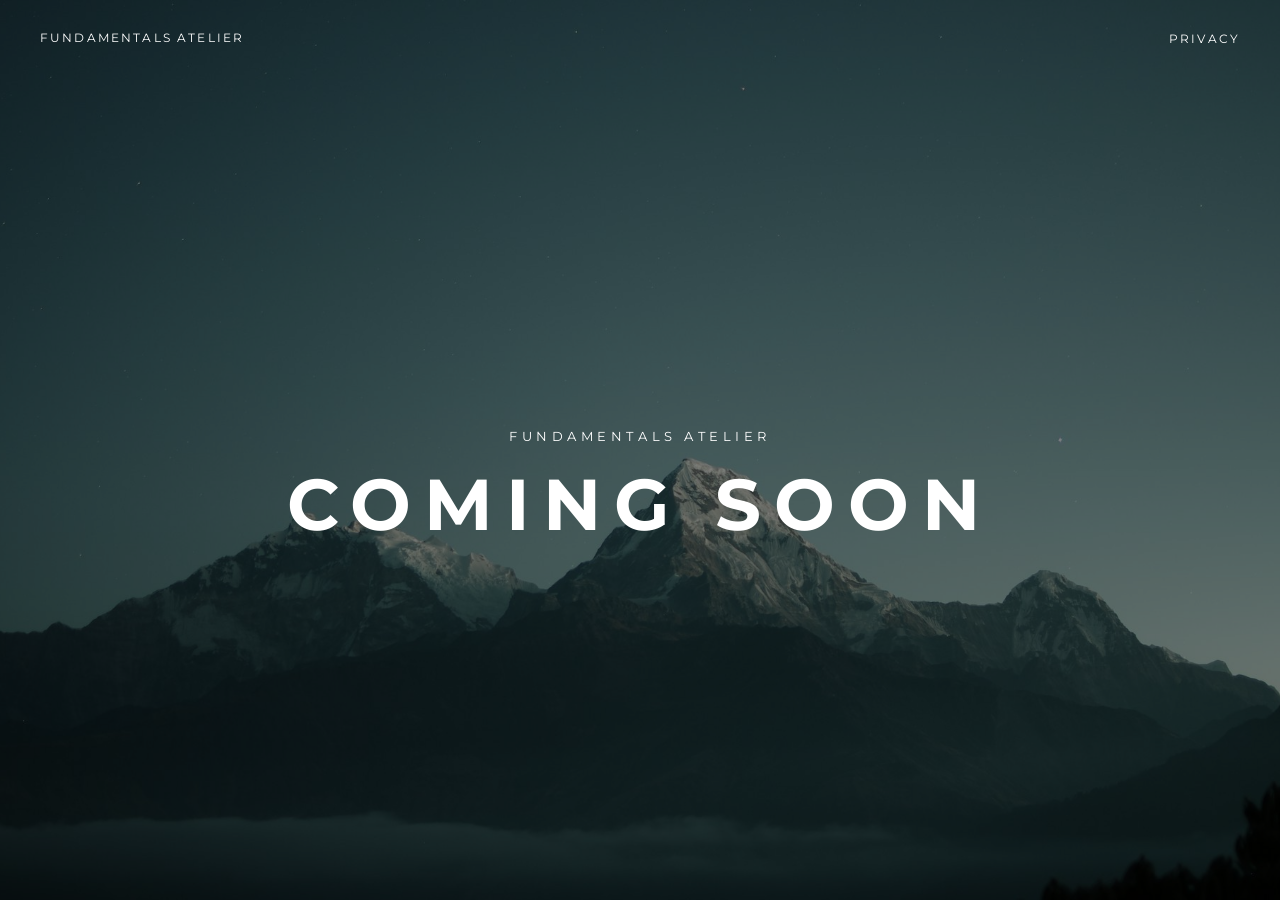
<file: index.html>
<!DOCTYPE html>
<html lang="en">
<head>
  <meta charset="UTF-8">
  <meta name="viewport" content="width=device-width, initial-scale=1">
  <title>Fundamentals Atelier</title>
  <link rel="stylesheet" href="https://fonts.googleapis.com/css2?family=Montserrat:wght@400;700&display=swap">
  <link rel="stylesheet" href="styles.css">
</head>
<body class="home">
  <div class="bg"></div>
  <header>
    <a class="logo" href="./">Fundamentals Atelier</a>
    <nav><a href="./privacy.html">Privacy</a></nav>
  </header>
  <main>
    <p class="title">Fundamentals Atelier</p>
    <h1>Coming Soon</h1>
  </main>
</body>
</html>
</file>
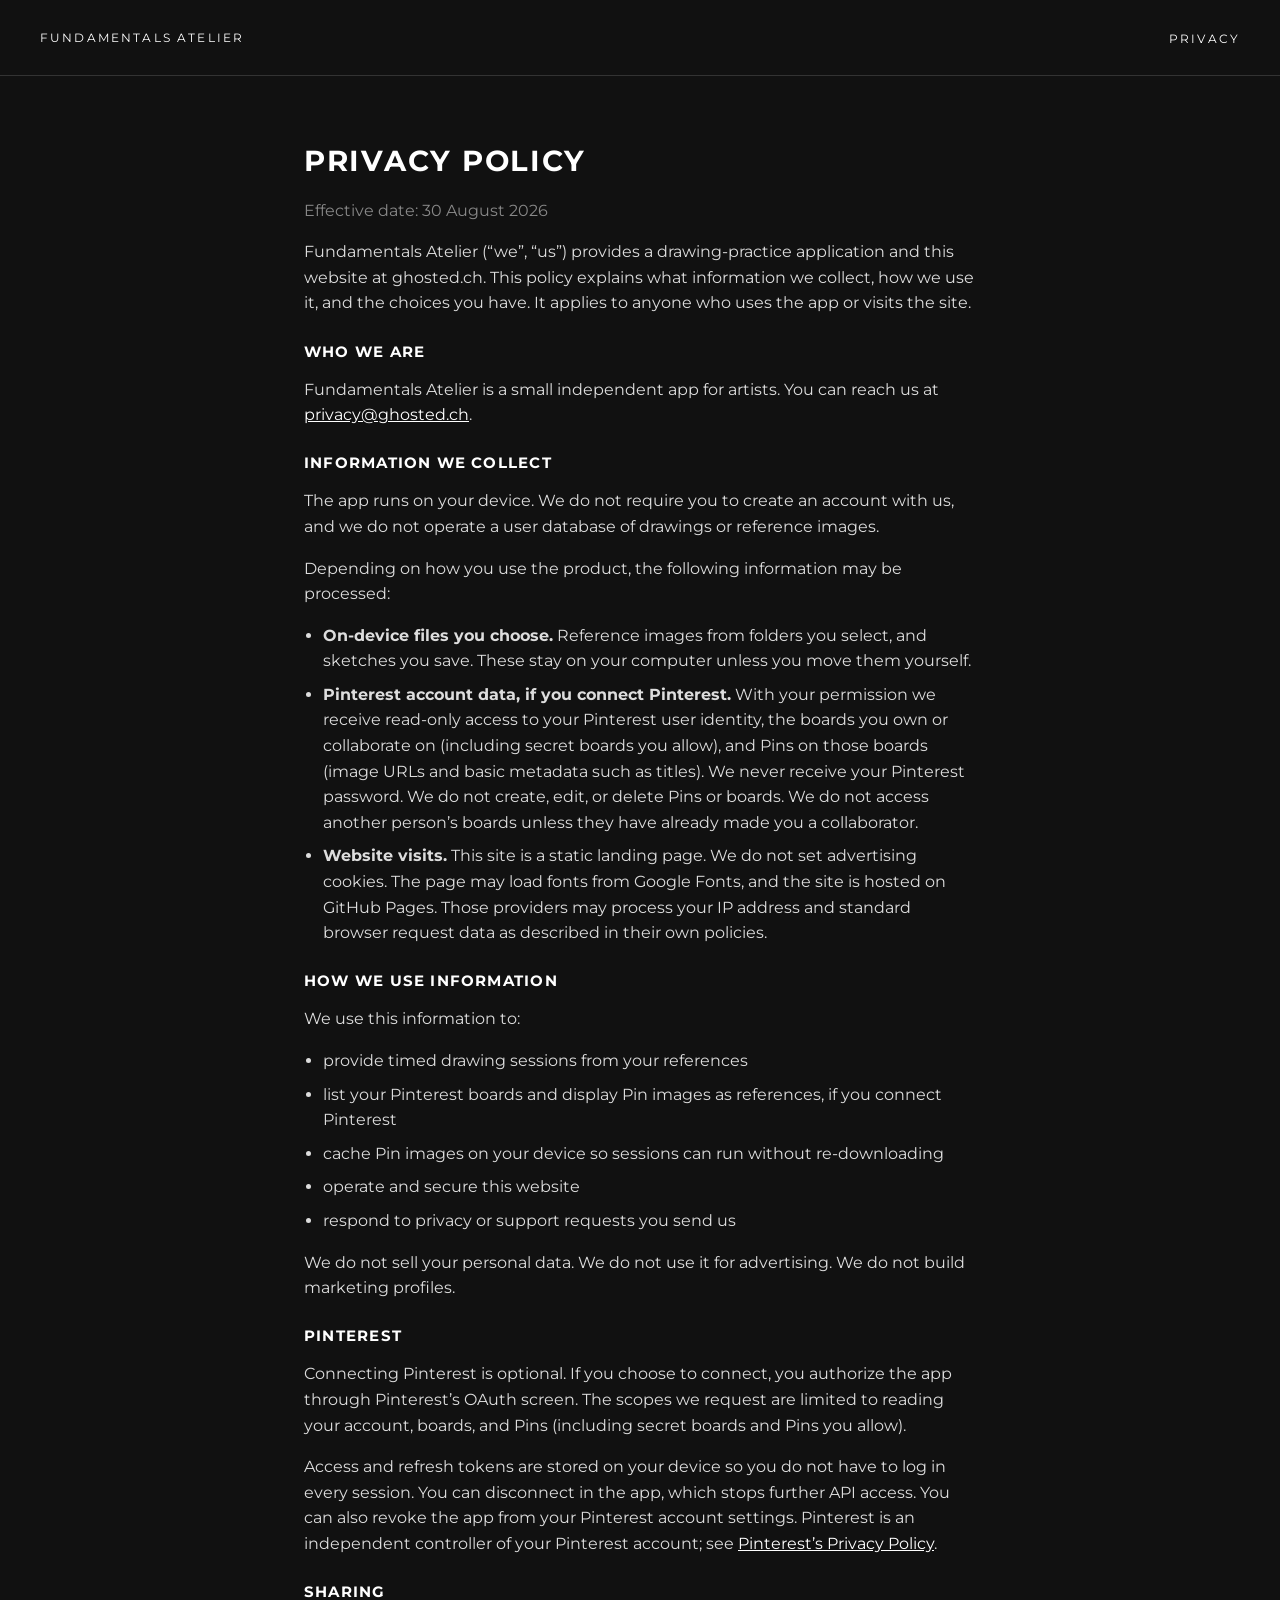
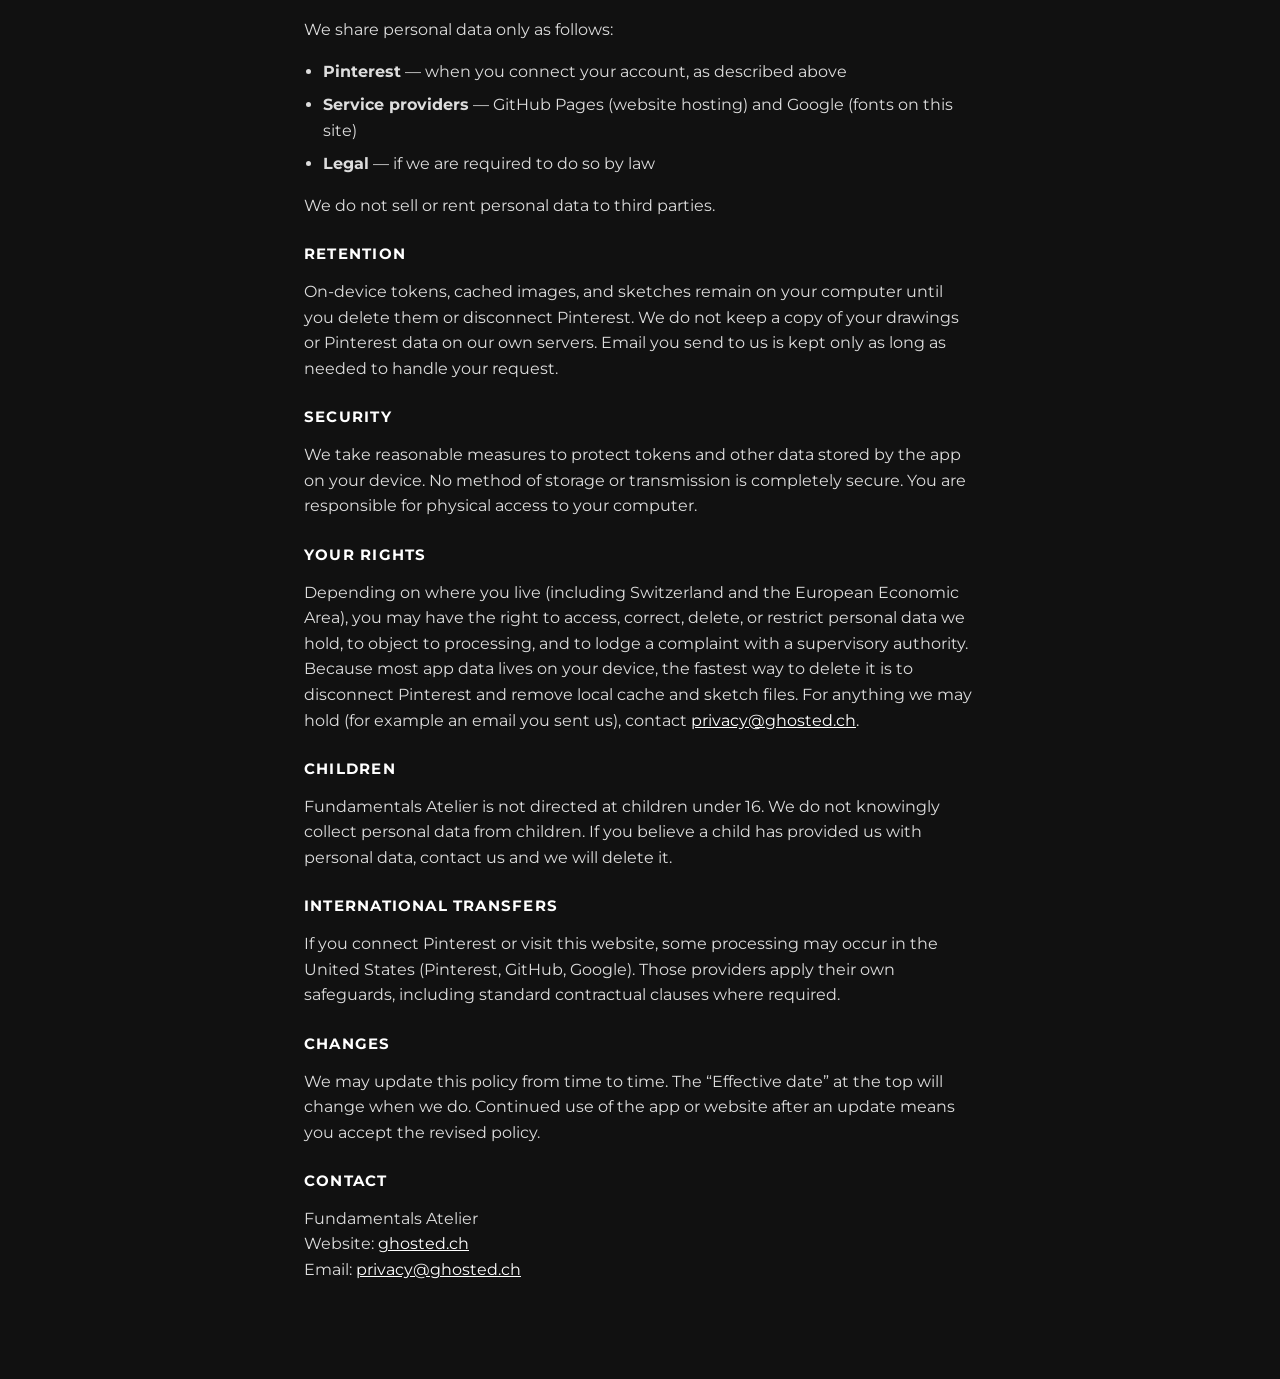
<file: privacy.html>
<!DOCTYPE html>
<html lang="en">
<head>
  <meta charset="UTF-8">
  <meta name="viewport" content="width=device-width, initial-scale=1">
  <title>Privacy Policy — Fundamentals Atelier</title>
  <link rel="stylesheet" href="https://fonts.googleapis.com/css2?family=Montserrat:wght@400;700&display=swap">
  <link rel="stylesheet" href="styles.css">
</head>
<body class="policy-page">
  <header>
    <a class="logo" href="./">Fundamentals Atelier</a>
    <nav><a href="./privacy.html">Privacy</a></nav>
  </header>
  <main class="policy">
    <h1>Privacy policy</h1>
    <p class="meta">Effective date: 30 August 2026</p>

    <p>Fundamentals Atelier (“we”, “us”) provides a drawing-practice application and this website at ghosted.ch. This policy explains what information we collect, how we use it, and the choices you have. It applies to anyone who uses the app or visits the site.</p>

    <h2>Who we are</h2>
    <p>Fundamentals Atelier is a small independent app for artists. You can reach us at <a href="mailto:privacy@ghosted.ch">privacy@ghosted.ch</a>.</p>

    <h2>Information we collect</h2>
    <p>The app runs on your device. We do not require you to create an account with us, and we do not operate a user database of drawings or reference images.</p>
    <p>Depending on how you use the product, the following information may be processed:</p>
    <ul>
      <li><strong>On-device files you choose.</strong> Reference images from folders you select, and sketches you save. These stay on your computer unless you move them yourself.</li>
      <li><strong>Pinterest account data, if you connect Pinterest.</strong> With your permission we receive read-only access to your Pinterest user identity, the boards you own or collaborate on (including secret boards you allow), and Pins on those boards (image URLs and basic metadata such as titles). We never receive your Pinterest password. We do not create, edit, or delete Pins or boards. We do not access another person’s boards unless they have already made you a collaborator.</li>
      <li><strong>Website visits.</strong> This site is a static landing page. We do not set advertising cookies. The page may load fonts from Google Fonts, and the site is hosted on GitHub Pages. Those providers may process your IP address and standard browser request data as described in their own policies.</li>
    </ul>

    <h2>How we use information</h2>
    <p>We use this information to:</p>
    <ul>
      <li>provide timed drawing sessions from your references</li>
      <li>list your Pinterest boards and display Pin images as references, if you connect Pinterest</li>
      <li>cache Pin images on your device so sessions can run without re-downloading</li>
      <li>operate and secure this website</li>
      <li>respond to privacy or support requests you send us</li>
    </ul>
    <p>We do not sell your personal data. We do not use it for advertising. We do not build marketing profiles.</p>

    <h2>Pinterest</h2>
    <p>Connecting Pinterest is optional. If you choose to connect, you authorize the app through Pinterest’s OAuth screen. The scopes we request are limited to reading your account, boards, and Pins (including secret boards and Pins you allow).</p>
    <p>Access and refresh tokens are stored on your device so you do not have to log in every session. You can disconnect in the app, which stops further API access. You can also revoke the app from your Pinterest account settings. Pinterest is an independent controller of your Pinterest account; see <a href="https://policy.pinterest.com/privacy-policy">Pinterest’s Privacy Policy</a>.</p>

    <h2>Sharing</h2>
    <p>We share personal data only as follows:</p>
    <ul>
      <li><strong>Pinterest</strong> — when you connect your account, as described above</li>
      <li><strong>Service providers</strong> — GitHub Pages (website hosting) and Google (fonts on this site)</li>
      <li><strong>Legal</strong> — if we are required to do so by law</li>
    </ul>
    <p>We do not sell or rent personal data to third parties.</p>

    <h2>Retention</h2>
    <p>On-device tokens, cached images, and sketches remain on your computer until you delete them or disconnect Pinterest. We do not keep a copy of your drawings or Pinterest data on our own servers. Email you send to us is kept only as long as needed to handle your request.</p>

    <h2>Security</h2>
    <p>We take reasonable measures to protect tokens and other data stored by the app on your device. No method of storage or transmission is completely secure. You are responsible for physical access to your computer.</p>

    <h2>Your rights</h2>
    <p>Depending on where you live (including Switzerland and the European Economic Area), you may have the right to access, correct, delete, or restrict personal data we hold, to object to processing, and to lodge a complaint with a supervisory authority. Because most app data lives on your device, the fastest way to delete it is to disconnect Pinterest and remove local cache and sketch files. For anything we may hold (for example an email you sent us), contact <a href="mailto:privacy@ghosted.ch">privacy@ghosted.ch</a>.</p>

    <h2>Children</h2>
    <p>Fundamentals Atelier is not directed at children under 16. We do not knowingly collect personal data from children. If you believe a child has provided us with personal data, contact us and we will delete it.</p>

    <h2>International transfers</h2>
    <p>If you connect Pinterest or visit this website, some processing may occur in the United States (Pinterest, GitHub, Google). Those providers apply their own safeguards, including standard contractual clauses where required.</p>

    <h2>Changes</h2>
    <p>We may update this policy from time to time. The “Effective date” at the top will change when we do. Continued use of the app or website after an update means you accept the revised policy.</p>

    <h2>Contact</h2>
    <p>Fundamentals Atelier<br>Website: <a href="https://ghosted.ch">ghosted.ch</a><br>Email: <a href="mailto:privacy@ghosted.ch">privacy@ghosted.ch</a></p>
  </main>
</body>
</html>
</file>
<file: styles.css>
* { box-sizing: border-box; }
html, body { margin: 0; min-height: 100%; }

body {
  font-family: Montserrat, Helvetica, Arial, sans-serif;
  color: #fff;
}

.home {
  min-height: 100vh;
  display: flex;
  flex-direction: column;
  position: relative;
}

.bg {
  position: fixed;
  inset: 0;
  background: #111 url("bg.jpg") center / cover no-repeat;
  z-index: 0;
}

.bg::after {
  content: "";
  position: absolute;
  inset: 0;
  background: rgba(0, 0, 0, 0.5);
}

header,
.home main {
  position: relative;
  z-index: 1;
}

header {
  display: flex;
  justify-content: space-between;
  align-items: center;
  padding: 28px 40px;
}

.logo,
header nav a {
  color: #fff;
  text-decoration: none;
  text-transform: uppercase;
  letter-spacing: 0.18em;
  font-size: 12px;
}

.home main {
  flex: 1;
  display: flex;
  flex-direction: column;
  align-items: center;
  justify-content: center;
  text-align: center;
  padding: 24px;
}

.title {
  margin: 0 0 16px;
  text-transform: uppercase;
  letter-spacing: 0.35em;
  font-size: 13px;
}

.home h1 {
  margin: 0;
  font-size: clamp(2.4rem, 7vw, 4.5rem);
  font-weight: 700;
  letter-spacing: 0.18em;
  text-transform: uppercase;
}

.policy-page {
  background: #111;
  color: #ddd;
}

.policy-page header {
  border-bottom: 1px solid #333;
}

.policy {
  max-width: 720px;
  margin: 0 auto;
  padding: 48px 24px 80px;
}

.policy .meta { color: #888; }

.policy ul {
  padding-left: 1.2rem;
  line-height: 1.6;
}

.policy li { margin-bottom: 0.5rem; }

.policy h1 {
  color: #fff;
  font-size: 1.8rem;
  letter-spacing: 0.06em;
  text-transform: uppercase;
}

.policy h2 {
  color: #fff;
  font-size: 0.95rem;
  text-transform: uppercase;
  letter-spacing: 0.08em;
  margin: 1.6rem 0 0.4rem;
}

.policy p { line-height: 1.6; }
.policy a { color: #fff; }
</file>
